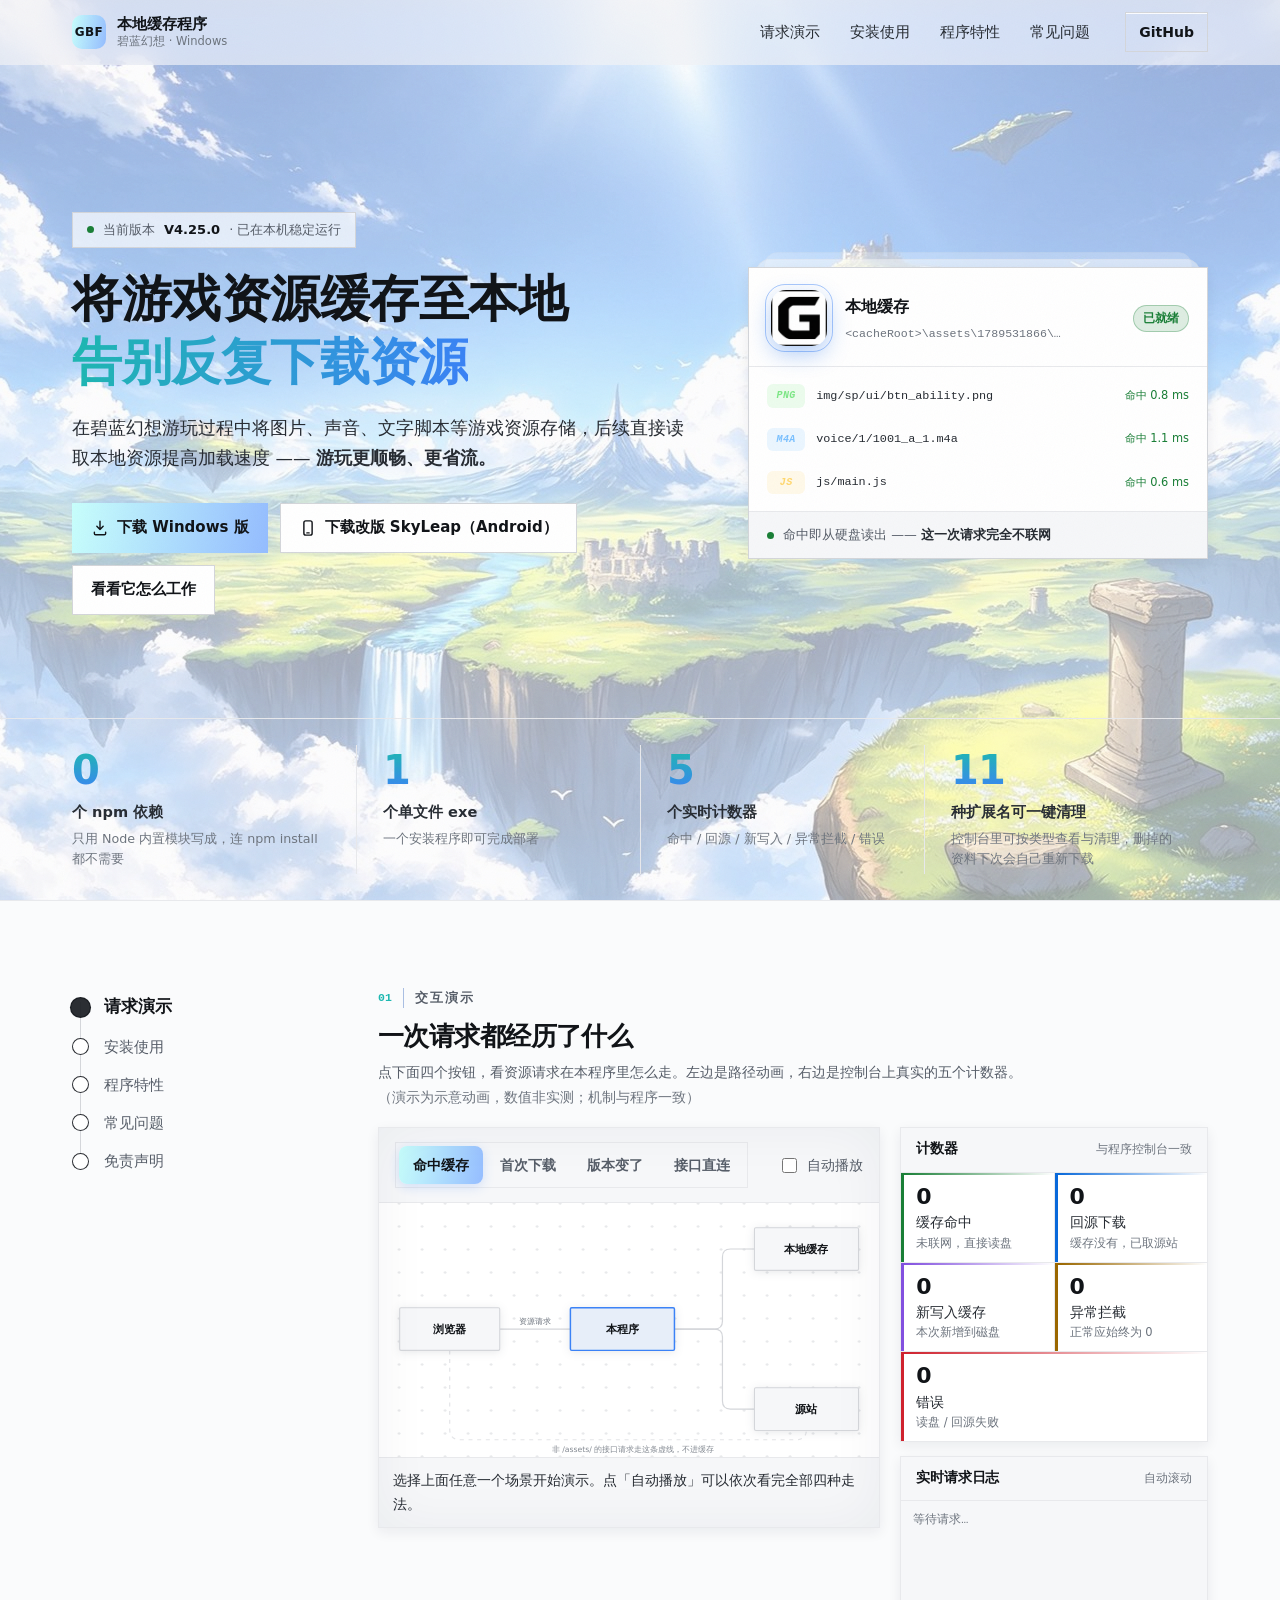
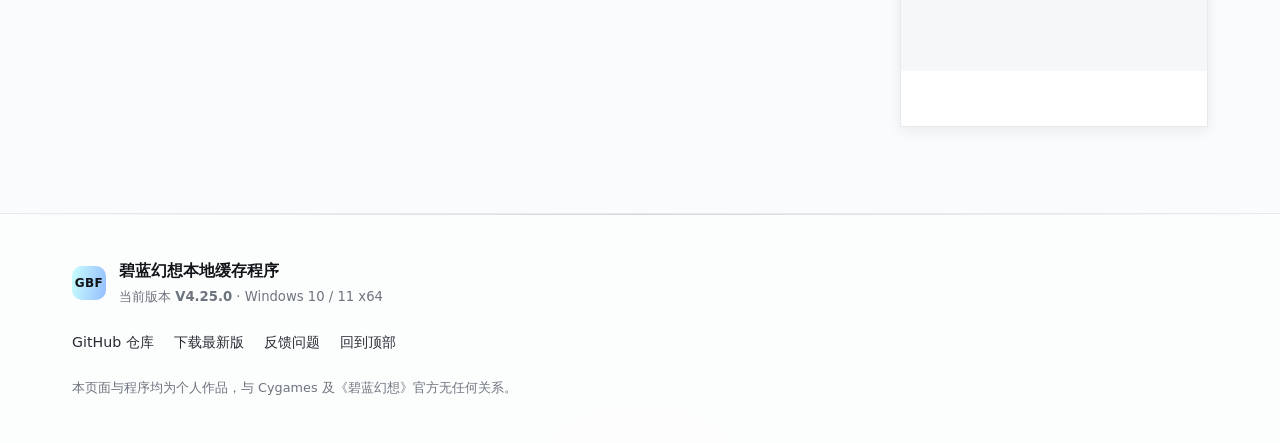
<file: docs/index.html>
<!doctype html>
<html lang="zh-CN">
<head>
<meta charset="utf-8">
<meta name="viewport" content="width=device-width,initial-scale=1">
<title>碧蓝幻想本地缓存程序 · GBF Cache</title>
<meta name="description" content="将碧蓝幻想的图片、声音、文字脚本等游戏资源缓存至本地，之后直接读取本地资源提高加载速度 —— 游玩更顺畅、更省流。Windows 单文件程序，零依赖。">
<meta name="color-scheme" content="light">
<meta property="og:title" content="碧蓝幻想本地缓存程序 · GBF Cache">
<meta property="og:description" content="将游戏资源缓存至本地，告别反复下载资源。Windows 单文件程序，零依赖。">
<meta property="og:type" content="website">
<link rel="icon" href="assets/icon.png">
<link rel="stylesheet" href="assets/style.css">
</head>
<body>

<!-- ============ 顶部导航 ============ -->
<header class="nav" id="nav">
  <div class="nav-inner wrap">
    <a class="brand" href="#top">
      <span class="brand-logo" aria-hidden="true">GBF</span>
      <span class="brand-text">
        <strong>本地缓存程序</strong>
        <em>碧蓝幻想 · Windows</em>
      </span>
    </a>
    <nav class="nav-links" aria-label="页面导航">
      <a href="#demo">请求演示</a>
      <a href="#how">安装使用</a>
      <a href="#features">程序特性</a>
      <a href="#faq">常见问题</a>
    </nav>
    <div class="nav-actions">
      <a class="btn ghost sm" data-link="repo" href="#" rel="noopener">GitHub</a>
    </div>
  </div>
</header>

<main>

<!-- ============ 首屏 ============ -->
<section class="hero" id="top">
  <div class="hero-bg" aria-hidden="true">
  </div>
  <div class="wrap hero-inner">
    <div class="hero-copy">
      <p class="eyebrow"><span class="dot-live"></span>当前版本 <b data-version>—</b> · 已在本机稳定运行</p>
      <h1>将游戏资源缓存至本地<br><span class="grad">告别反复下载资源</span></h1>
      <p class="lead">
        在碧蓝幻想游玩过程中将图片、声音、文字脚本等游戏资源存储，后续直接读取本地资源提高加载速度 ——
        <b>游玩更顺畅、更省流。</b>
      </p>
      <div class="hero-btns">
        <a class="btn primary" data-link="releases" href="#" rel="noopener">
          <svg viewBox="0 0 24 24" class="ic" aria-hidden="true"><path d="M12 3v11m0 0 4.2-4.2M12 14l-4.2-4.2M4.5 17.5v1.8A1.7 1.7 0 0 0 6.2 21h11.6a1.7 1.7 0 0 0 1.7-1.7v-1.8"/></svg>
          下载 Windows 版
        </a>
        <a class="btn" data-link="skyleap" href="#" rel="noopener">
          <svg viewBox="0 0 24 24" class="ic" aria-hidden="true"><rect x="6.5" y="2.5" width="11" height="19" rx="2.5"/><path d="M10.5 18.5h3"/></svg>
          下载改版 SkyLeap（Android）
        </a>
        <a class="btn" href="#demo">看看它怎么工作</a>
      </div>
    </div>

    <!-- 首屏装饰：缓存卡（纯 CSS/SVG，无外部资源） -->
    <div class="hero-art" aria-hidden="true">
      <div class="cache-stack">
        <div class="stack-back a"></div>
        <div class="stack-back b"></div>
        <div class="cache-card">
          <div class="cc-sheen"></div>
              <div class="cc-top">
            <span class="cc-icon">
              <span class="cc-ring"></span>
              <img src="assets/icon.png" alt="" width="66" height="66">
            </span>
            <span class="cc-meta">
              <strong>本地缓存</strong>
              <em>&lt;cacheRoot&gt;\assets\1789531866\…</em>
            </span>
            <span class="cc-badge">已就绪</span>
          </div>
          <ul class="cc-list">
            <li>
              <i class="ft png">PNG</i>
              <span class="cc-path">img/sp/ui/btn_ability.png</span>
              <span class="cc-hit">命中 0.8 ms</span>
            </li>
            <li>
              <i class="ft m4a">M4A</i>
              <span class="cc-path">voice/1/1001_a_1.m4a</span>
              <span class="cc-hit">命中 1.1 ms</span>
            </li>
            <li>
              <i class="ft js">JS</i>
              <span class="cc-path">js/main.js</span>
              <span class="cc-hit">命中 0.6 ms</span>
            </li>
          </ul>
          <div class="cc-foot">
            <span class="dot-live"></span>
            <span>命中即从硬盘读出 —— <b>这一次请求完全不联网</b></span>
          </div>
        </div>
      </div>
    </div>
  </div>

<!-- ============ 规格条 ============ -->
<section class="specband">
  <div class="wrap">
    <ul class="specs">
      <li>
        <b>0</b>
        <span>个 npm 依赖</span>
        <em>只用 Node 内置模块写成，连 npm install 都不需要</em>
      </li>
      <li>
        <b>1</b>
        <span>个单文件 exe</span>
        <em>一个安装程序即可完成部署</em>
      </li>
      <li>
        <b>5</b>
        <span>个实时计数器</span>
        <em>命中 / 回源 / 新写入 / 异常拦截 / 错误</em>
      </li>
      <li>
        <b>11</b>
        <span>种扩展名可一键清理</span>
        <em>控制台里可按类型查看与清理，删掉的资料下次会自己重新下载</em>
      </li>
    </ul>
  </div>
</section>
</section>


<!-- ============ 请求演示 ============ --><!-- ============ 工作讲解：左侧竖向步进导航 + 右侧动效面板 ============ -->
<section class="sec guide" id="guide">
  <div class="wrap guide-inner">
    <nav class="guide-nav" aria-label="工作讲解目录">
      <ul>
          <li><button type="button" class="g-item is-active" data-panel="demo" aria-selected="true"><i class="g-dot" aria-hidden="true"></i><span class="g-label">请求演示</span></button></li>
          <li><button type="button" class="g-item" data-panel="how" aria-selected="false"><i class="g-dot" aria-hidden="true"></i><span class="g-label">安装使用</span></button></li>
          <li><button type="button" class="g-item" data-panel="features" aria-selected="false"><i class="g-dot" aria-hidden="true"></i><span class="g-label">程序特性</span></button></li>
          <li><button type="button" class="g-item" data-panel="faq" aria-selected="false"><i class="g-dot" aria-hidden="true"></i><span class="g-label">常见问题</span></button></li>
          <li><button type="button" class="g-item" data-panel="disclaimer" aria-selected="false"><i class="g-dot" aria-hidden="true"></i><span class="g-label">免责声明</span></button></li>
      </ul>
    </nav>
    <div class="guide-panels">
        <article class="g-panel is-active" id="demo" data-panel="demo">
    <div class="sec-head">
      <p class="sec-kicker" data-fig="01">交互演示</p>
      <h2>一次请求都经历了什么</h2>
      <p class="sec-sub">
        点下面四个按钮，看资源请求在本程序里怎么走。左边是路径动画，右边是控制台上真实的五个计数器。
        <br><span class="hint">（演示为示意动画，数值非实测；机制与程序一致）</span>
      </p>
    </div>

    <div class="demo">
      <!-- 舞台 -->
      <div class="demo-stage">
        <div class="stage-tools">
          <div class="seg" role="group" aria-label="选择场景">
            <button type="button" class="seg-btn active" data-scene="hit">命中缓存</button>
            <button type="button" class="seg-btn" data-scene="miss">首次下载</button>
            <button type="button" class="seg-btn" data-scene="version">版本变了</button>
            <button type="button" class="seg-btn" data-scene="direct">接口直连</button>
          </div>
          <label class="auto"><input type="checkbox" id="autoPlay"><span>自动播放</span></label>
        </div>

        <svg viewBox="0 0 720 372" class="stage-svg" id="stageSvg" role="img" aria-label="请求路径示意图">
          <defs>
            <filter id="softGlow" x="-60%" y="-60%" width="220%" height="220%">
              <feGaussianBlur stdDeviation="5" result="b"/>
              <feMerge><feMergeNode in="b"/><feMergeNode in="SourceGraphic"/></feMerge>
            </filter>
          </defs>

          <!-- 连线（底） -->
          <g class="wires">
            <path id="w_b2p" d="M 166,180 H 272"/>
            <path id="w_p2c" d="M 428,180 H 488 Q 500,180 500,168 V 72 Q 500,60 512,60 H 548"/>
            <path id="w_p2o" d="M 428,180 H 488 Q 500,180 500,192 V 288 Q 500,300 512,300 H 548"/>
            <path id="w_b2o" class="dash" d="M 91,212 V 330 Q 91,346 107,346 H 610 Q 626,346 626,330"/>
          </g>

          <!-- 高亮流（动画用） -->
          <g class="flows">
            <path class="flow" id="f_b2p" data-d="M 166,180 H 272"/>
            <path class="flow" id="f_p2b" data-d="M 272,180 H 166"/>
            <path class="flow" id="f_p2c" data-d="M 428,180 H 488 Q 500,180 500,168 V 72 Q 500,60 512,60 H 548"/>
            <path class="flow" id="f_c2p" data-d="M 548,60 H 512 Q 500,60 500,72 V 168 Q 500,180 488,180 H 428"/>
            <path class="flow" id="f_p2o" data-d="M 428,180 H 488 Q 500,180 500,192 V 288 Q 500,300 512,300 H 548"/>
            <path class="flow" id="f_o2p" data-d="M 548,300 H 512 Q 500,300 500,288 V 192 Q 500,180 488,180 H 428"/>
            <path class="flow" id="f_b2o" class="dash" data-d="M 91,212 V 330 Q 91,346 107,346 H 610 Q 626,346 626,330"/>
            <path class="flow" id="f_o2b" class="dash" data-d="M 626,330 Q 626,346 610,346 H 107 Q 91,346 91,330 V 212"/>
          </g>

          <!-- 节点 -->
          <g class="node" id="n_browser">
            <rect x="16" y="148" width="150" height="64" rx="2"/>
            <text class="nt" x="91" y="186">浏览器</text>
          </g>
          <g class="node proxy" id="n_proxy">
            <rect x="272" y="148" width="156" height="64" rx="2"/>
            <text class="nt" x="350" y="186">本程序</text>
          </g>

          <g class="node" id="n_cache">
            <rect x="548" y="28" width="156" height="64" rx="2"/>
            <text class="nt" x="626" y="66">本地缓存</text>
          </g>
          <g class="node" id="n_origin">
            <rect x="548" y="268" width="156" height="64" rx="2"/>
            <text class="nt" x="626" y="306">源站</text>
          </g>

          <text class="plabel" x="219" y="172">资源请求</text>
          <text class="plabel dim" x="366" y="364">非 /assets/ 的接口请求走这条虚线，不进缓存</text>

          <g id="packetWrap" class="packet-wrap">
            <circle id="packet" r="7" filter="url(#softGlow)"/>
            <circle id="packetCore" r="3"/>
          </g>
        </svg>

        <!-- 版本比对卡（仅“版本变了”场景显示） -->
        <div class="cmp" id="cmpCard" hidden>
          <div class="cmp-col">
            <span class="cmp-k">请求带来的版本</span>
            <code class="cmp-v" id="cmpA">?1729002592</code>
          </div>
          <div class="cmp-mid" id="cmpOp">≠</div>
          <div class="cmp-col">
            <span class="cmp-k">本地文件记录的版本</span>
            <code class="cmp-v" id="cmpB">?1728800731</code>
          </div>
          <p class="cmp-note" id="cmpNote">两串不一致 → 旧的绝不能当命中，必须回源取新的并覆盖</p>
        </div>

        <p class="stage-status" id="stageStatus">选择上面任意一个场景开始演示</p>
      </div>

      <!-- 右侧：计数器 + 日志 -->
      <aside class="demo-side">
        <div class="panel">
          <div class="panel-head"><h3>计数器</h3><span class="panel-note">与程序控制台一致</span></div>
          <div class="counters" id="counters">
            <div class="counter c-hit"><b data-c="hit">0</b><span>缓存命中</span><em>未联网，直接读盘</em></div>
            <div class="counter c-origin"><b data-c="origin">0</b><span>回源下载</span><em>缓存没有，已取源站</em></div>
            <div class="counter c-store"><b data-c="store">0</b><span>新写入缓存</span><em>本次新增到磁盘</em></div>
            <div class="counter c-block"><b data-c="block">0</b><span>异常拦截</span><em>正常应始终为 0</em></div>
            <div class="counter c-error"><b data-c="error">0</b><span>错误</span><em>读盘 / 回源失败</em></div>
          </div>
        </div>
        <div class="panel grow">
          <div class="panel-head"><h3>实时请求日志</h3><span class="panel-note">自动滚动</span></div>
          <ul class="loglist" id="logList">
            <li class="logline empty">等待请求…</li>
          </ul>
        </div>
      </aside>
    </div>
        </article>
        <article class="g-panel" id="how" data-panel="how">
    <div class="sec-head">
      <p class="sec-kicker" data-fig="02">安装使用</p>
      <h2>三步就能用</h2>
      <p class="sec-sub">不需要装运行库，不需要浏览器插件，也不改动游戏本身。</p>
    </div>
    <ol class="steps">
      <li class="step">
        <div class="step-head">
          <span class="step-no">1</span>
          <h3>解压到固定文件夹</h3>
        </div>
        <p>把压缩包整个解压出来，别只把里面的程序单独拿走 —— 旁边那几个文件都是配套的。路径里建议不要用特殊符号。</p>
      </li>
      <li class="step">
        <div class="step-head">
          <span class="step-no">2</span>
          <h3>装一次随包的证书</h3>
        </div>
        <p>程序需要这张证书才能看懂游戏和电脑之间的来往。双击证书文件 → 按提示一路下一步，注意选到「受信任的根证书颁发机构」。<b>不需要管理员权限</b>，装完请把浏览器完全关掉再打开。</p>
      </li>
      <li class="step">
        <div class="step-head">
          <span class="step-no">3</span>
          <h3>双击启动，正常玩</h3>
        </div>
        <p>右下角出现小图标，控制台窗口点「启动游戏」即可。判断它在工作最简单的一招：<b>看「缓存命中」在不在涨</b>。</p>
      </li>
    </ol>
    <div class="note-card">
      <svg viewBox="0 0 24 24" class="ic" aria-hidden="true"><path d="M12 8.6v5m0 3.2h.01M10.3 3.9 2.8 17a2 2 0 0 0 1.7 3h15a2 2 0 0 0 1.7-3L13.7 3.9a2 2 0 0 0-3.4 0z"/></svg>
      <p><b>代理行为可选。</b>全局模式接管系统 PAC；主动模式只给由「启动游戏」打开的 GBF 浏览器注入代理；被动模式完全由你手动设置浏览器代理。</p>
    </div>
        </article>
        <article class="g-panel" id="features" data-panel="features">
    <div class="sec-head">
      <p class="sec-kicker" data-fig="03">程序特性</p>
      <h2>它凭什么又快又稳</h2>
      <p class="sec-sub">下面每一条都是程序里真实存在的机制，不是宣传词。</p>
    </div>
    <div class="feat-grid">
      <article class="feat">
        <span class="feat-ic" aria-hidden="true"><svg viewBox="0 0 24 24"><path d="M9 3.5 3.5 9v11.5h17V9L15 3.5M4 9h16M12 3.5V9"/></svg></span>
        <h3>零依赖 · 单文件</h3>
        <p>只用 Node 内置模块写成，一个 exe 就是全部。不装运行库、不写系统目录、不注册服务。</p>
      </article>
      <article class="feat">
        <span class="feat-ic" aria-hidden="true"><svg viewBox="0 0 24 24"><path d="M4 7h16M4 12h16M4 17h10"/></svg></span>
        <h3>只碰资源，不碰账号</h3>
        <p>只缓存 <code>/assets/</code> 的 GET/HEAD；登录、抽卡等 <code>/rest/ /ob/ /od/</code> 接口只透明转发，<code>/user/</code> 绝不拦截。</p>
      </article>
      <article class="feat">
        <span class="feat-ic" aria-hidden="true"><svg viewBox="0 0 24 24"><path d="M12 3.5a8.5 8.5 0 1 0 8.5 8.5M12 7.5V12l3 2M16 3.5h4.5V8"/></svg></span>
        <h3>认得出「资源版本」</h3>
        <p>游戏的资源 URL 带 <code>?1729002592</code> 这类版本参数。版本不一致的文件绝不当命中，避免游戏判定版本不符而反复整页重载。</p>
      </article>
      <article class="feat">
        <span class="feat-ic" aria-hidden="true"><svg viewBox="0 0 24 24"><path d="M12 3.5a8.5 8.5 0 1 0 8.5 8.5M12 7.5V12l3.5 2"/></svg></span>
        <h3>换版本时少下很多</h3>
        <p>游戏更新资源版本时，程序会先跟源站确认「哪些文件真的变了」——没变的直接沿用本地那份，只有真变了的才重新下载。更新日要下的量因此小得多。</p>
      </article>
      <article class="feat">
        <span class="feat-ic" aria-hidden="true"><svg viewBox="0 0 24 24"><path d="M13 3 5.5 13.5H11L10 21l7.5-10.5H12z"/></svg></span>
        <h3>能和加速器一起用</h3>
        <p>程序会自己认出你正在用的加速器，把需要联网的那部分流量交给它走 —— 读缓存走本地、要联网走加速，两边各管一段，互不打架。</p>
      </article>
      <article class="feat">
        <span class="feat-ic" aria-hidden="true"><svg viewBox="0 0 24 24"><path d="M3.5 18V6m0 12h17M7 15l3.5-4 3 2.5L18 8"/></svg></span>
        <h3>一切都看得见</h3>
        <p>命中、回源、新写入、异常拦截、错误五个计数实时推到控制台和桌面悬浮条，命不命中一眼就知道。</p>
      </article>
    </div>
        </article>
        <article class="g-panel" id="faq" data-panel="faq">
    <div class="sec-head">
      <p class="sec-kicker" data-fig="04">常见问题</p>
      <h2>你可能想问的</h2>
    </div>
    <div class="acc" id="acc">
      <details>
        <summary>需要再装别的东西吗？</summary>
        <p>不需要。不用装任何额外的运行库，也不用装浏览器插件。下载、解压、拖出来就能跑。</p>
      </details>
      <details>
        <summary>用哪个浏览器？</summary>
        <p>推荐使用 Edge、Chrome，理论兼容所有浏览器。火狐（Firefox）需要把随包的那张证书也装进火狐自己的列表里，不做这一步的话，游戏里的图片可能显示不出来。</p>
      </details>
      <details>
        <summary>会占多少硬盘？</summary>
        <p>就是它帮你存下来的那些游戏资料本身，刚开始很小，玩得越久越多。控制台里可以按类型查看和清理 —— 清理只删你选的那一类，删掉的资料游戏下次需要时会自己重新下载。</p>
      </details>
      <details>
        <summary>会不会影响我电脑上的别的东西？</summary>
        <p>程序只在你自己的电脑内部工作，不对外开放任何东西。全局模式会接管系统 PAC 并在退出时还原；主动模式只给本程序启动的 GBF 浏览器注入代理；被动模式不接管任何程序。</p>
      </details>
      <details>
        <summary>为什么「缓存命中」不涨？</summary>
        <p>先看控制台顶部的状态提示。被动模式下需要手动把浏览器 HTTP/HTTPS 代理设置为设置页显示的本地端口；主动模式下 Chromium 会忽略已运行实例后来传入的代理参数，请完全退出 GBF 浏览器后再点「启动游戏」；全局模式则检查系统 PAC 是否已由本程序接管。</p>
      </details>
      <details>
        <summary>兼容什么加速器？</summary>
        <p>兼容市面常见加速器，目前确认可兼容 UU、雷神、奇游，以及其他代理加速器；岛风 GO 和 ACGP 等如走插件代理，需配置自由切换规则（详见安装后的说明书）。</p>
      </details>
      <details>
        <summary>它会修改游戏本身吗？</summary>
        <p>不会。它不碰游戏文件、不改游戏代码，只是在游戏和网络之间做一次「有本地副本就先读本地」的选择。</p>
      </details>
    </div>
        </article>
        <article class="g-panel" id="disclaimer" data-panel="disclaimer">
    <div class="sec-head">
      <p class="sec-kicker" data-fig="05">免责声明</p>
      <h2>使用前请先读这五条</h2>
    </div>
    <div class="disc">
      <div class="disc-head">
        <svg viewBox="0 0 24 24" class="ic" aria-hidden="true"><path d="M12 3.5 3.5 20h17zM12 9.5v5m0 2.6h.01"/></svg>
        <span class="disc-note">共五条 · 与本程序的使用范围有关</span>
      </div>
      <ol class="disc-list">
        <li><b>非官方。</b>本程序是个人制作的第三方小工具，与游戏开发 / 运营方（Cygames）及《碧蓝幻想》官方没有任何关系，也不是官方工具。使用中遇到任何问题，请不要去找游戏官方。</li>
        <li><b>不含游戏内容。</b>本程序本身不包含任何游戏资料。你电脑里存下来的那些资料，是程序在你使用时从游戏那边取回并保存在本地的，只存在于你自己的电脑上。</li>
        <li><b>仅供个人使用。</b>请只用于你自己的电脑、你自己的账号。请勿把存下来的游戏资料上传、分享或以任何形式公开传播 —— 那些内容属于游戏公司。</li>
        <li><b>风险自负。</b>本程序按「现状」提供。使用过程中可能出现的账号、系统或数据方面的问题，由使用者自行承担，作者不提供担保也不承担责任。</li>
        <li><b>请遵守规则。</b>请遵守游戏的服务条款以及你所在地区的相关法律。如果游戏官方明确表示不允许这类做法，请立即停止使用并删除本程序。</li>
      </ol>
    </div>
        </article>
    </div>
  </div>
</section>

</main>

<!-- ============ 页脚 ============ -->
<footer class="foot">
  <div class="wrap foot-inner">
    <div class="foot-brand">
      <span class="brand-logo" aria-hidden="true">GBF</span>
      <div>
        <strong>碧蓝幻想本地缓存程序</strong>
        <p>当前版本 <b data-version>—</b> · Windows 10 / 11 x64</p>
      </div>
    </div>
    <nav class="foot-links" aria-label="相关链接">
      <a data-link="repo" href="#" rel="noopener">GitHub 仓库</a>
      <a data-link="releases" href="#" rel="noopener">下载最新版</a>
      <a data-link="issues" href="#" rel="noopener">反馈问题</a>
      <a href="#top">回到顶部</a>
    </nav>
    <p class="foot-note">本页面与程序均为个人作品，与 Cygames 及《碧蓝幻想》官方无任何关系。</p>
  </div>
</footer>

<script src="assets/version.js"></script>
<script src="assets/app.js"></script>
</body>
</html>
</file>
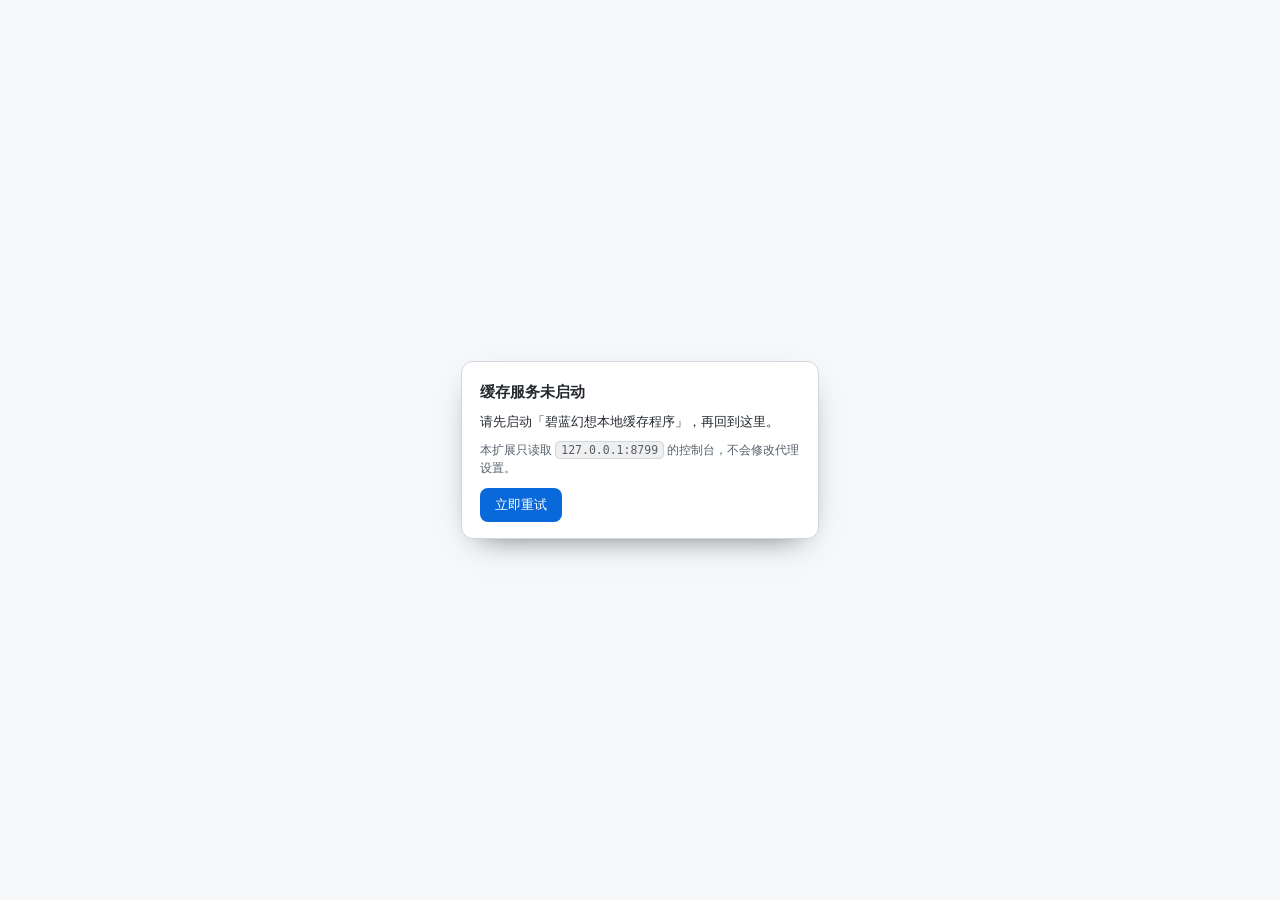
<file: plugin/console-extension/sidepanel.html>
<!doctype html>
<html lang="zh-CN">
<head>
<meta charset="utf-8">
<meta name="viewport" content="width=device-width,initial-scale=1">
<title>碧蓝幻想缓存控制台</title>
<link rel="stylesheet" href="sidepanel.css">
</head>
<body>
  <div id="loading" class="screen">正在连接本地缓存服务…</div>

  <div id="offline" class="screen" hidden>
    <div class="card">
      <h1>缓存服务未启动</h1>
      <p>请先启动「碧蓝幻想本地缓存程序」，再回到这里。</p>
      <p class="muted">本扩展只读取 <code>127.0.0.1:8799</code> 的控制台，不会修改代理设置。</p>
      <button id="retry" type="button">立即重试</button>
    </div>
  </div>

  <!-- 控制台仍然是服务端那唯一一份 dashboard.html；这里只负责把它装进侧栏。
       allow 里的剪贴板权限是给控制台的“复制 .ext”按钮用的：
       跨源 iframe 默认拿不到 clipboard，不加这一行按钮会静默失效。 -->
  <iframe id="console"
          title="碧蓝幻想本地缓存控制台"
          allow="clipboard-write; clipboard-read"
          hidden></iframe>

<script src="sidepanel.js"></script>
</body>
</html>
</file>
<file: docs/assets/style.css>
/* ==========================================================================
   碧蓝幻想本地缓存程序 · GitHub Pages 站点样式
   白色主题（单一主题，不做深浅切换）：
     · 底色是接近白的中性灰，面板纯白
     · 品牌色=暖色对（橙 → 玫红）；状态语义五色与控制台保持一致
   零外部依赖：不引任何 CDN 字体 / 框架
   ========================================================================== */

/* ============ 令牌（唯一一套：白色主题） ============ */
:root{
  color-scheme:light;
  --bg:#f4f5f7; --bg-soft:#fafbfc; --panel:#ffffff; --panel2:#f6f7f9;
  --line:#e8e9ec; --line2:#d4d6da;
  --fg:#111418; --fg2:#272c33; --dim:#565d68; --dim2:#6d747e;
  /* 状态语义五色：与控制台（dashboard.html）五个计数器一一对应 */
  --ok:#1a7f37; --warn:#9a6700; --err:#cf222e; --info:#0969da; --store:#8250df;
  /* 品牌双色（指定值）：浅青 #c8fffc → 浅蓝 #95bdff。
     这两个色很浅，做填充/底色/光晕很好看，但做文字在白底上几乎看不见
     （对比度只有 1.05:1 与 1.9:1），所以文字与细线另用"同色相加深版" --a1-ink/--a2-ink。 */
  --a1:#c8fffc;      /* 填充用：浅青 */
  --a2:#95bdff;      /* 填充用：浅蓝 */
  --a1-ink:#1eb8b1;  /* 文字/细线用：同色相加深 */
  --a2-ink:#3b82f6;
  --hi:color-mix(in srgb,var(--a2-ink) 30%,var(--line2));   /* 悬停边框 */
  --brand:linear-gradient(100deg,var(--a1),var(--a2));
  --brand-ink:linear-gradient(100deg,var(--a1-ink),var(--a2-ink));
  --stroke:rgba(26,29,34,.92);                          /* 深墨色：左侧步进导航的空心/实心圆点用 */
  --inner:inset 0 1px 0 rgba(255,255,255,.9);
  --shadow:0 14px 34px rgba(23,35,58,.11);
  --shadow-sm:0 4px 12px rgba(23,35,58,.07);
  --r:14px; --r-sm:10px;
  /* 字体栈：早期版本是令牌，恢复扁平版时改成了写死值，但仍有规则引用这两个名字 */
  --sans:"Segoe UI","Microsoft YaHei",system-ui,-apple-system,sans-serif;
  --mono:"Cascadia Code",Consolas,"SFMono-Regular",Menlo,monospace;
  --maxw:1180px;
}

*{box-sizing:border-box}
html{scroll-behavior:smooth;background:var(--bg)}
@media (prefers-reduced-motion:reduce){ html{scroll-behavior:auto} }
body{
  margin:0; background:transparent; color:var(--fg);
  font:16px/1.72 "Segoe UI","Microsoft YaHei",system-ui,-apple-system,sans-serif;
  -webkit-font-smoothing:antialiased;
}
img{max-width:100%;height:auto}
a{color:var(--info);text-decoration:none}
a:hover{text-decoration:underline}
code{font-family:"Cascadia Code",Consolas,"SFMono-Regular",Menlo,monospace;font-size:.9em}
b,strong{font-weight:600}
h1,h2,h3{line-height:1.25;letter-spacing:-.01em}

.wrap{max-width:var(--maxw);margin:0 auto;padding:0 22px}
@media (max-width:640px){ .wrap{padding:0 16px} }

/* ---------- 通用按钮 ---------- */
.btn{
  display:inline-flex;align-items:center;gap:8px;position:relative;overflow:hidden;
  padding:11px 18px;border-radius:11px;border:1px solid var(--line2);
  background:var(--panel);color:var(--fg);font-size:15px;font-weight:600;
  cursor:pointer;text-decoration:none;transition:.18s ease;white-space:nowrap;
}
.btn:hover{background:var(--panel2);border-color:var(--dim2);text-decoration:none;transform:translateY(-1px)}
.btn.primary{
  background:var(--brand);border-color:transparent;color:var(--fg);
  box-shadow:0 6px 18px color-mix(in srgb,var(--a2-ink) 22%,transparent);
}
.btn.primary:hover{box-shadow:0 9px 24px rgba(0,0,0,.4);filter:brightness(1.09)}
.btn.primary::after{                    /* 悬停时扫过的一道光 */
  content:"";position:absolute;top:0;left:-70%;width:42%;height:100%;pointer-events:none;
  background:linear-gradient(90deg,transparent,rgba(255,255,255,.3),transparent);
  transform:skewX(-18deg);transition:left .6s ease;
}
.btn.primary:hover::after{left:125%}
@media (prefers-reduced-motion:reduce){ .btn.primary::after{display:none} }
.btn.ghost{background:transparent}
.btn.sm{padding:7px 13px;font-size:14px}
.btn .ic{width:18px;height:18px;fill:none;stroke:currentColor;stroke-width:1.9;stroke-linecap:round;stroke-linejoin:round}
.icon-btn{
  width:36px;height:36px;display:grid;place-items:center;border-radius:10px;
  border:1px solid var(--line2);background:var(--panel);color:var(--fg);cursor:pointer;transition:.18s;
}
.icon-btn:hover{background:var(--panel2)}
.icon-btn svg{width:18px;height:18px;fill:none;stroke:currentColor;stroke-width:1.8;stroke-linecap:round;stroke-linejoin:round}

/* ---------- 顶部导航 ---------- */
.nav{
  position:sticky;top:0;z-index:50;
  background:color-mix(in srgb,var(--bg) 82%,transparent);
  backdrop-filter:blur(14px) saturate(1.4);
  border-bottom:1px solid transparent;transition:.24s;
}
.nav.scrolled{border-bottom-color:var(--line);box-shadow:0 6px 22px rgba(0,0,0,.18)}
.nav-inner{display:flex;align-items:center;gap:22px;height:64px}
.brand{display:flex;align-items:center;gap:11px;color:var(--fg);text-decoration:none;flex:0 0 auto}
.brand:hover{text-decoration:none}
.brand-logo{
  width:34px;height:34px;border-radius:10px;display:grid;place-items:center;flex:0 0 auto;
  background:var(--brand);color:var(--fg);
  font-size:12px;font-weight:700;letter-spacing:.4px;
}
.brand-text{display:flex;flex-direction:column;line-height:1.25}
.brand-text strong{font-size:15px}
.brand-text em{font-style:normal;font-size:11.5px;color:var(--dim2)}
.nav-links{display:flex;gap:4px;margin-left:auto}
.nav-links a{
  position:relative;padding:8px 13px;border-radius:9px;color:var(--fg2);font-size:14.5px;transition:.16s;
}
.nav-links a::after{
  content:"";position:absolute;left:13px;right:13px;bottom:3px;height:1.5px;border-radius:2px;
  background:var(--a1);
  transform:scaleX(0);transform-origin:left;transition:transform .24s ease;
}
.nav-links a:hover{background:var(--panel);color:var(--fg);text-decoration:none}
.nav-links a:hover::after{transform:scaleX(1)}
.nav-actions{display:flex;align-items:center;gap:9px;margin-left:auto}
.nav-links + .nav-actions{margin-left:0}
@media (max-width:900px){ .nav-links{display:none} }

/* ---------- 首屏 ---------- */
/* 首屏正好占满一屏（减去顶栏 64px），分界线落在屏幕底边，
   下面那条规格条与讲解区都不露出；内容在整屏里垂直居中。
   移动端用 svh：地址栏收起/展开时不会顶出一条缝。 */
.hero{
  position:relative;overflow:hidden;
  min-height:calc(100vh - 64px);
  min-height:calc(100svh - 64px);
  display:flex;flex-direction:column;
  padding:44px 0 0;          /* 底部不留白：统计条正好压在分界线上 */
  border-bottom:1px solid var(--line);
  background-color:rgba(255,255,255,.42);   /* 首屏遮罩最浅：让底图在第一节最清楚 */
}
.hero-inner{width:100%;flex:1;align-content:center}   /* 撑开剩余高度，内容在其中垂直居中 */
.hero-bg{position:absolute;inset:0;pointer-events:none}
.hero-bg::after{                     /* 细颗粒，压掉大面积纯色的塑料感 */
  content:"";position:absolute;inset:0;opacity:.05;mix-blend-mode:overlay;
  background-image:url("data:image/svg+xml,%3Csvg xmlns='http://www.w3.org/2000/svg' width='160' height='160'%3E%3Cfilter id='n'%3E%3CfeTurbulence type='fractalNoise' baseFrequency='.82' numOctaves='3'/%3E%3C/filter%3E%3Crect width='160' height='160' filter='url(%23n)'/%3E%3C/svg%3E");
}
/* 首屏不再铺任何格纹：底色交给整页底图 */
.hero-inner{position:relative;display:grid;grid-template-columns:minmax(0,1.15fr) minmax(0,.85fr);gap:54px;align-items:center}
@media (max-width:980px){ .hero-inner{grid-template-columns:minmax(0,1fr);gap:38px} .hero-art{order:2} }
.eyebrow{
  display:inline-flex;align-items:center;gap:9px;margin:0 0 20px;
  padding:6px 14px;border-radius:999px;border:1px solid var(--line2);
  background:color-mix(in srgb,var(--panel) 70%,transparent);
  font-size:13px;color:var(--dim);
}
.eyebrow b{color:var(--fg);font-weight:600}
.dot-live{
  width:7px;height:7px;border-radius:50%;background:var(--ok);flex:0 0 auto;
  box-shadow:0 0 0 0 color-mix(in srgb,var(--ok) 70%,transparent);animation:pulse 2.4s infinite;
}
@keyframes pulse{
  0%{box-shadow:0 0 0 0 color-mix(in srgb,var(--ok) 55%,transparent)}
  70%{box-shadow:0 0 0 9px transparent}
  100%{box-shadow:0 0 0 0 transparent}
}
.hero h1{font-size:clamp(30px,4.4vw,50px);margin:0 0 20px;font-weight:700}
/* 第二行整句走品牌渐变 —— 这是"原本的色彩呈现"里最抓眼的一处 */
.grad{background:var(--brand-ink);
  -webkit-background-clip:text;background-clip:text;color:transparent}
.lead{font-size:clamp(15.5px,1.6vw,17.5px);color:var(--fg2);max-width:640px;margin:0 0 30px}
.hero-btns{display:flex;flex-wrap:wrap;gap:12px;margin-bottom:0}
/* 首屏装饰：一张缓存卡 + 后面两张错位的"厚度" */
.hero-art{display:flex;justify-content:center;position:relative}
.cache-stack{position:relative;width:100%;max-width:468px}
.stack-back{
  position:absolute;left:0;right:0;height:100%;border-radius:var(--r);
  border:1px solid var(--line);background:color-mix(in srgb,var(--panel) 72%,transparent);
}
.stack-back.a{top:-13px;transform:scale(.966);opacity:.6}
.stack-back.b{top:-25px;transform:scale(.93);opacity:.32}
.cache-card{
  position:relative;border:1px solid var(--line2);border-radius:var(--r);overflow:hidden;
  background:var(--panel);
  box-shadow:var(--shadow);
}
.cc-sheen{position:absolute;inset:0;pointer-events:none;
  background:radial-gradient(120% 82% at 84% -14%,rgba(255,255,255,.045),transparent 62%)}
.cc-top{position:relative;display:flex;align-items:center;gap:14px;padding:18px 18px 16px;border-bottom:1px solid var(--line)}
.cc-icon{position:relative;width:64px;height:64px;flex:0 0 auto;display:grid;place-items:center}
.cc-icon img{position:relative;width:56px;height:56px;border-radius:15px;box-shadow:0 8px 22px rgba(31,111,235,.35)}
.cc-ring{position:absolute;inset:-2px;border-radius:20px;border:1px solid color-mix(in srgb,var(--a2-ink) 42%,transparent);
  animation:ringPulse 3.4s ease-in-out infinite}
@keyframes ringPulse{0%,100%{transform:scale(.93);opacity:.45}50%{transform:scale(1.09);opacity:.9}}
.cc-meta{display:flex;flex-direction:column;gap:4px;min-width:0}
.cc-meta strong{font-size:16px}
.cc-meta em{font-style:normal;font-family:"Cascadia Code",Consolas,monospace;font-size:11.6px;color:var(--dim2);
  overflow:hidden;text-overflow:ellipsis;white-space:nowrap}
.cc-badge{
  margin-left:auto;flex:0 0 auto;font-size:11.5px;font-weight:600;padding:3px 9px;border-radius:999px;
  color:var(--ok);background:color-mix(in srgb,var(--ok) 14%,transparent);
  border:1px solid color-mix(in srgb,var(--ok) 30%,transparent);
}
.cc-list{list-style:none;margin:0;padding:8px;display:grid;gap:2px}
.cc-list li{display:flex;align-items:center;gap:11px;padding:9px 10px;border-radius:9px;transition:.2s}
.cc-list li:hover{background:var(--panel2)}
.ft{
  flex:0 0 auto;width:38px;text-align:center;font-size:10px;font-weight:700;letter-spacing:.04em;
  padding:3px 0;border-radius:6px;font-family:"Cascadia Code",Consolas,monospace;
}
.ft.png{color:#7ee787;background:color-mix(in srgb,#7ee787 15%,transparent)}
.ft.m4a{color:#79c0ff;background:color-mix(in srgb,#79c0ff 15%,transparent)}
.ft.js{color:#ffd76e;background:color-mix(in srgb,#ffd76e 15%,transparent)}
.cc-path{
  flex:1;min-width:0;font-family:"Cascadia Code",Consolas,monospace;font-size:11.8px;color:var(--fg2);
  overflow:hidden;text-overflow:ellipsis;white-space:nowrap;
}
.cc-hit{flex:0 0 auto;font-size:11.4px;color:var(--ok);font-variant-numeric:tabular-nums}
.cc-foot{
  display:flex;align-items:center;gap:9px;padding:12px 18px;border-top:1px solid var(--line);
  background:var(--panel2);font-size:12.8px;color:var(--dim);
}
.cc-foot b{color:var(--fg2)}
@media (prefers-reduced-motion:reduce){ .cc-ring{animation:none;opacity:.7} }


/* ==========================================================================
   工作讲解：左侧竖向步进导航 + 右侧动效面板
   左：一条竖线串起若干空心点，选中变实心并放大（点与文字同时变大）
   右：面板用一次短促的淡入上浮切换；不给 fill-mode，动画被打断也停在该有的样子
   ========================================================================== */
.guide-inner{display:grid;grid-template-columns:250px minmax(0,1fr);gap:56px;align-items:start}
.guide-nav{position:sticky;top:92px}
.guide-nav ul{list-style:none;margin:0;padding:0;position:relative}
.guide-nav ul::before{                  /* 竖线 */
  content:"";position:absolute;left:8px;top:15px;bottom:15px;width:1px;background:var(--line2);
}
.g-item{
  position:relative;display:flex;align-items:center;gap:15px;width:100%;
  padding:10px 0;background:none;border:0;cursor:pointer;text-align:left;
  color:var(--dim);font:500 14.5px/1.25 var(--sans);
  transition:color .22s ease;
}
.g-item:hover{color:var(--fg2)}
.g-dot{
  position:relative;flex:0 0 auto;width:17px;height:17px;border-radius:50%;
  border:1.5px solid var(--stroke);background:var(--panel);   /* 空心圆点要有底色，否则竖线会从圈里穿过去 */
  transition:background-color .22s ease,transform .22s ease;
}
.g-label{transition:font-size .22s ease}
.g-item.is-active{color:var(--fg)}
.g-item.is-active .g-dot{background-color:var(--stroke);transform:scale(1.24)}
.g-item.is-active .g-label{font-size:16.5px;font-weight:700}
@media (prefers-reduced-motion:reduce){ .g-dot,.g-label{transition:none} }

/* 固定高度：以首屏那种"一眼看完"的量级为准（660px）。
   所有面板内容都按这个高度重新排过，切换时右栏纹丝不动。 */
.g-panel{scroll-margin-top:88px}
.guide .sec-head{margin-bottom:18px}
.guide .sec-head h2{font-size:clamp(20px,2.2vw,26px);margin-bottom:8px}
.guide .sec-head .sec-sub{font-size:14.2px}
.guide .sec-kicker{margin-bottom:11px}
.guide .demo-side{gap:14px}
.guide .panel.grow{min-height:186px}
.guide .counter{padding:10px 12px}
.guide .counter b{font-size:22px}
.guide .stage-status{min-height:44px;padding:11px 14px;font-size:13.6px}
.guide .loglist{max-height:186px;font-size:11.8px}
.guide .feat{padding:18px 18px}
.guide .feat-ic{width:34px;height:34px;margin-bottom:10px}
.guide .feat-ic svg{width:17px;height:17px}
.guide .feat h3{font-size:15.5px;margin-bottom:6px}
.guide .feat p{font-size:13.6px;line-height:1.6}
.guide .step{padding:20px 20px}
.guide .step p{font-size:14px}
.guide .note-card{margin-top:18px}
.acc-cols{display:grid;grid-template-columns:repeat(2,minmax(0,1fr));gap:18px;align-items:start}
@media (max-width:860px){ .acc-cols{grid-template-columns:minmax(0,1fr)} }
.guide .acc summary{padding:13px 18px;font-size:14.8px}
.guide .acc p{padding:0 18px 15px;font-size:14px}
.guide .disc{padding-bottom:20px}
.guide .disc-head{padding:13px 22px;margin-bottom:14px}
.guide .disc-list{padding:0 22px 0 40px;gap:9px}
.guide .disc-list li{font-size:13.9px}
.guide-panels{
  min-width:0;position:relative;
  /* 固定高度：以"一眼看完"为准，随屏幕自适应（600–720px）。
     所有面板内容都按这个量级重排过，切换时右栏纹丝不动。 */
  min-height:clamp(660px, calc(100vh - 160px), 740px);
}
.g-panel{display:none}
/* 面板统一高度、内容一律顶格：所有页的第一行都落在同一个位置，
   切换时不会忽上忽下（之前用垂直居中，短页居中、长页顶格，看着像在乱跑）。
   内容超出固定高度时容器自然变高，不会裁切。 */
.g-panel.is-active{
  display:flex;flex-direction:column;min-height:inherit;
  animation:panelIn .36s cubic-bezier(.2,.7,.3,1);
}
/* 内容块吃掉剩余高度：顶格对齐之后，空白不该全堆在下面 */
.guide .steps,.guide .feat-grid,.guide .acc,.guide .disc{flex:1}
/* 演示页：让右栏（计数器 + 日志）撑满，多出来的高度给日志列表，
   左侧流程图保持自己的比例，不去硬拉伸 */
.guide .demo{flex:1;align-items:start}
.guide .demo-side{align-self:stretch}
.guide .panel.grow{flex:1;min-height:0}
.guide .loglist{max-height:none;flex:1}
/* 再在各自内部把多出来的高度分掉，而不是留一坨空白 */
/* 角标与标题同一行（角标在左），说明在下面；整块在卡片里垂直居中。
   为了让三张卡的"角标行 / 标题 / 说明"各自落在同一条水平线上，
   说明段给一个固定的最小高度（五行）—— 各卡文案长短不一，
   不然居中之后行与行会互相错开。 */
.guide .step{display:flex;flex-direction:column;justify-content:center;padding:30px 22px}
.guide .step-head{display:flex;align-items:center;gap:12px;margin-bottom:14px}
.guide .step-head h3{margin:0}
.guide .step p{margin:0;min-height:calc(6 * 1.72em)}   /* 6 行：三张卡里最长的那段（第 2 张） */
.guide .step-no{margin-bottom:0}
/* 卡片被撑高后内容居中，别让字吊在顶上 */
.guide .feat{display:flex;flex-direction:column;justify-content:center}
.guide .acc{display:flex;flex-direction:column}
.guide .acc details{flex:1;display:flex;flex-direction:column;justify-content:center}
.guide .disc{display:flex;flex-direction:column}
.guide .disc-list{flex:1;align-content:space-between}
/* 起手只压到 25% 不透明度：万一动画被打断，内容仍看得见 */
@keyframes panelIn{from{opacity:.25;transform:translateY(12px)}to{opacity:1;transform:none}}
@media (prefers-reduced-motion:reduce){ .g-panel.is-active{animation:none} }

@media (max-width:900px){
  .guide-panels{min-height:0}   /* 窄屏按内容自然高 */
  .guide-inner{grid-template-columns:minmax(0,1fr);gap:26px}
  .guide-nav{position:static}
  .guide-nav ul{display:flex;gap:4px;overflow-x:auto;padding:2px 0 10px}
  .guide-nav li{flex:0 0 auto}              /* 不收缩，否则标签会被挤成竖排 */
  .guide-nav ul::before{display:none}       /* 横排时不要竖线 */
  .g-item{width:auto;padding:8px 16px 8px 0}
  .g-label{white-space:nowrap}
  .g-item.is-active .g-label{font-size:15.5px}
}

/* ---------- 区块外壳 ---------- */
.sec{padding:86px 0;border-bottom:1px solid var(--line);background-color:rgba(255,255,255,.58)}
.sec.alt{background-color:rgba(255,255,255,.74)}
.sec-head{max-width:770px;margin-bottom:46px}
.sec-kicker{
  margin:0 0 14px;font-size:12.5px;font-weight:700;letter-spacing:.17em;text-transform:uppercase;
  color:var(--dim);
}
.sec-kicker::before{                 /* 分节编号（01…05，按文档顺序自动编号） */
  content:attr(data-fig);   /* 显式编号：计数器对 display:none 的面板不计，只能写死 */
  display:inline-block;vertical-align:middle;margin:0 11px 1px 0;padding-right:11px;
  border-right:1px solid color-mix(in srgb,var(--a2-ink) 28%,var(--line2));
  color:var(--a1-ink);   /* 只有 12px，渐变看不出来，直接用加深版的浅青 */
  font-family:"Cascadia Code",Consolas,monospace;font-size:11.5px;letter-spacing:0;
}
.sec-head h2{font-size:clamp(24px,3.1vw,35px);margin:0 0 15px;font-weight:700;letter-spacing:-.02em}
.sec-sub{margin:0;color:var(--dim);font-size:15.5px}
.sec-sub .hint{font-size:13.5px;color:var(--dim2)}
.sec-sub code{background:var(--panel);border:1px solid var(--line);border-radius:5px;padding:1px 5px}

/* ---------- 规格条 ---------- */
.specband{background-color:transparent;border-top:1px solid var(--line);border-bottom:0}
.specs{list-style:none;margin:0;padding:26px 0;display:grid;grid-template-columns:repeat(4,minmax(0,1fr))}
.specs li{padding:4px 26px;border-left:1px solid var(--line)}
.specs li:first-child{border-left:0;padding-left:0}
.specs b{
  display:block;font-weight:800;line-height:1.08;letter-spacing:-.02em;
  font-size:clamp(28px,3.4vw,40px);font-variant-numeric:tabular-nums;
  /* 数字很窄，横向渐变只会显出一种色 —— 改成竖向：上春日青、下粉红 */
  background:linear-gradient(180deg,var(--a1-ink),var(--a2-ink));
  -webkit-background-clip:text;background-clip:text;color:transparent;
}
.specs b small{font-size:.52em;font-weight:700}
.specs span{display:block;margin-top:7px;font-size:14.6px;font-weight:600;color:var(--fg2)}
.specs em{display:block;margin-top:5px;font-style:normal;font-size:12.7px;color:var(--dim2);line-height:1.62}
@media (max-width:900px){
  .specs{grid-template-columns:repeat(2,minmax(0,1fr));gap:24px 0;padding:28px 0}
  .specs li{padding:4px 20px}
  .specs li:nth-child(odd){border-left:0;padding-left:0}
}
@media (max-width:520px){
  .specs{grid-template-columns:minmax(0,1fr);gap:20px}
  .specs li{border-left:0;padding:0}
}

/* ---------- 请求演示 ---------- */
.demo{display:grid;grid-template-columns:minmax(0,1.55fr) minmax(0,.95fr);gap:20px;align-items:start}
@media (max-width:1020px){ .demo{grid-template-columns:minmax(0,1fr)} }

.demo-stage{position:relative;border:1px solid var(--line);border-radius:var(--r);background:var(--panel);box-shadow:var(--shadow-sm);overflow:hidden}
.stage-tools{display:flex;align-items:center;gap:14px;flex-wrap:wrap;padding:14px 16px;border-bottom:1px solid var(--line);background:var(--panel2)}
.seg{display:inline-flex;flex-wrap:wrap;gap:3px;padding:3px;border-radius:11px;background:var(--bg-soft);border:1px solid var(--line)}
.seg{background:var(--panel2)}
.seg-btn{
  border:0;background:transparent;color:var(--dim);cursor:pointer;font:inherit;font-size:14px;font-weight:600;
  padding:7px 14px;border-radius:8px;transition:.16s;white-space:nowrap;
}
.seg-btn:hover{color:var(--fg)}
.seg-btn.active{background:var(--brand);color:var(--fg);box-shadow:0 3px 12px color-mix(in srgb,var(--a2-ink) 20%,transparent)}
.auto{display:inline-flex;align-items:center;gap:7px;font-size:13.5px;color:var(--dim);cursor:pointer;margin-left:auto}
.auto input{accent-color:var(--a1-ink);width:15px;height:15px;cursor:pointer}
@media (max-width:560px){
  .seg{width:100%}
  .seg-btn{flex:1 1 auto;text-align:center;padding:7px 8px}
  .auto{margin-left:0}
}

.stage-svg{
  display:block;width:100%;height:auto;padding:6px 10px 0;
  background-image:radial-gradient(color-mix(in srgb,var(--line2) 52%,transparent) 1px,transparent 1.5px);
  background-size:23px 23px;background-position:center 12px;
}
.stage-svg .wires path{fill:none;stroke:var(--line2);stroke-width:1.8}
.stage-svg .wires path.dash{stroke-dasharray:6 7;stroke:color-mix(in srgb,var(--line2) 62%,transparent)}
.stage-svg .flow{fill:none;stroke-width:3.4;stroke-linecap:round;stroke-dasharray:0 99999}
.stage-svg .node rect{fill:var(--panel2);stroke:var(--line2);stroke-width:1.6;transition:.2s;
  filter:drop-shadow(0 2px 7px rgba(0,0,0,.3))}
.stage-svg .node rect{filter:drop-shadow(0 2px 6px rgba(31,41,55,.10))}
.stage-svg .node.proxy rect{stroke:var(--a2-ink);stroke-width:2.2;fill:color-mix(in srgb,var(--a2-ink) 8%,var(--panel2))}
.stage-svg .nt{fill:var(--fg);font-size:17px;font-weight:600;text-anchor:middle}
.stage-svg .plabel{fill:var(--dim2);font-size:12.4px;text-anchor:middle}
.stage-svg .plabel.dim{font-size:11.6px;opacity:.85}
.stage-svg .node.flash-ok rect{stroke:var(--ok);fill:color-mix(in srgb,var(--ok) 14%,var(--panel2))}
.stage-svg .node.flash-warn rect{stroke:var(--warn);fill:color-mix(in srgb,var(--warn) 14%,var(--panel2))}
.stage-svg .node.flash-info rect{stroke:var(--info);fill:color-mix(in srgb,var(--info) 14%,var(--panel2))}
.packet-wrap{opacity:0;transition:opacity .2s}
.packet-wrap.on{opacity:1}
#packet{fill:var(--info)}
#packetCore{fill:#fff}
#packetCore{fill:#fff}

.cmp{display:grid;grid-template-columns:minmax(0,1fr) auto minmax(0,1fr);gap:12px;align-items:center;margin:6px 16px 0;padding:13px 15px;border-radius:var(--r-sm);border:1px solid var(--line2);background:var(--panel2)}
.cmp[hidden]{display:none}   /* 必须写：上面的 display:grid 会盖掉浏览器默认的 [hidden]{display:none} */
.cmp-col{display:flex;flex-direction:column;gap:5px}
.cmp-k{font-size:12px;color:var(--dim2)}
.cmp-v{font-size:13.5px;background:var(--bg-soft);border:1px solid var(--line);border-radius:7px;padding:5px 9px;color:var(--fg2)}
.cmp-v{background:#fff}
.cmp-mid{font-size:22px;font-weight:700;color:var(--err);transition:.2s}
.cmp.matched .cmp-mid{color:var(--ok)}
.cmp-note{grid-column:1/-1;margin:2px 0 0;font-size:13px;color:var(--dim)}
.cmp-note.ok{color:var(--ok)}

.stage-status{margin:0;padding:14px 16px;border-top:1px solid var(--line);font-size:14px;color:var(--fg2);min-height:52px;background:var(--panel2)}
.stage-status b{color:var(--fg)}
.stage-status .tag{display:inline-block;margin-right:8px;padding:1px 8px;border-radius:6px;font-size:12.5px;font-weight:600}
.tag.ok{background:color-mix(in srgb,var(--ok) 18%,transparent);color:var(--ok)}
.tag.warn{background:color-mix(in srgb,var(--warn) 18%,transparent);color:var(--warn)}
.tag.info{background:color-mix(in srgb,var(--info) 18%,transparent);color:var(--info)}
.tag.store{background:color-mix(in srgb,var(--store) 20%,transparent);color:var(--store)}

.demo-side{display:flex;flex-direction:column;gap:20px}
.panel{border:1px solid var(--line);border-radius:var(--r);background:var(--panel);box-shadow:var(--shadow-sm);overflow:hidden}
.panel.grow{display:flex;flex-direction:column;min-height:260px}
.panel-head{display:flex;align-items:baseline;justify-content:space-between;gap:10px;padding:12px 15px;border-bottom:1px solid var(--line);background:var(--panel2)}
.panel-head h3{margin:0;font-size:14px;font-weight:600}
.panel-note{font-size:11.5px;color:var(--dim2)}
.counters{display:grid;grid-template-columns:minmax(0,1fr) minmax(0,1fr);gap:1px;background:var(--line)}
.counter{position:relative;background:var(--panel);padding:13px 15px;border-left:3px solid var(--c,var(--line2));overflow:hidden}
.counter::after{                      /* 顶部一条渐隐色带，让五张卡各有身份色 */
  content:"";position:absolute;left:0;right:0;top:0;height:2px;
  background:linear-gradient(90deg,var(--c,var(--line2)),transparent);
}
.counter b{
  display:block;font-size:26px;font-weight:800;line-height:1.25;letter-spacing:-.02em;
  font-variant-numeric:tabular-nums;color:var(--fg);transition:color .25s;
}
.counter span{display:block;font-size:13.6px;color:var(--fg2);margin-top:1px}
.counter em{display:block;font-style:normal;font-size:11.5px;color:var(--dim2);line-height:1.45}
.c-hit{--c:var(--ok)} .c-origin{--c:var(--info)} .c-store{--c:var(--store)}
.c-block{--c:var(--warn)} .c-error{--c:var(--err)}
/* 数字本身跟控制台一样是浅色，颜色只出现在边条上；跳动的瞬间才染上自己的色 */
.counter.bump b{animation:bump .45s ease;color:var(--c)}
@keyframes bump{ 0%{transform:translateY(0)} 35%{transform:translateY(-4px)} 100%{transform:translateY(0)} }
.counter:last-child{grid-column:1/-1}

.loglist{
  list-style:none;margin:0;padding:10px 12px;flex:1;display:flex;flex-direction:column;gap:5px;
  overflow-y:auto;max-height:280px;background:var(--bg-soft);
  font-family:"Cascadia Code",Consolas,monospace;font-size:12.3px;line-height:1.65;
}
.loglist{background:var(--panel2)}
.logline{display:flex;gap:8px;align-items:baseline;color:var(--fg2);animation:slidein .28s ease}
@media (prefers-reduced-motion:reduce){ .logline{animation:none} }
@keyframes slidein{from{opacity:.35;transform:translateX(-6px)}to{opacity:1;transform:none}}
.logline .t{color:var(--dim2);flex:0 0 auto}
.logline .g{flex:0 0 auto;font-weight:700}
.logline .p{color:var(--dim);overflow:hidden;text-overflow:ellipsis;white-space:nowrap;flex:1;min-width:0}
.logline .ms{color:var(--dim2);flex:0 0 auto}
.logline.empty{color:var(--dim2)}
.g.HIT{color:var(--ok)}.g.FETCH{color:var(--info)}.g.STORE{color:var(--store)}
.g.DIRECT{color:var(--dim)}.g.MISS{color:var(--warn)}

/* ---------- 三步 ---------- */
.steps{list-style:none;margin:0;padding:0;display:grid;grid-template-columns:repeat(3,minmax(0,1fr));gap:20px}
@media (max-width:900px){ .steps{grid-template-columns:minmax(0,1fr)} }
.step{
  position:relative;padding:26px 23px;border:1px solid var(--line);border-radius:var(--r);
  background:var(--panel);
  box-shadow:var(--shadow-sm);transition:transform .22s ease,border-color .22s ease,box-shadow .22s ease;
}
.step:hover{transform:translateY(-4px);border-color:var(--hi);box-shadow:var(--shadow)}
.step::after{                           /* 桌面端：指向下一步的小箭头 */
  content:"";position:absolute;right:-15px;top:50%;width:8px;height:8px;opacity:.8;
  border-right:2px solid var(--line2);border-bottom:2px solid var(--line2);
  transform:translateY(-50%) rotate(-45deg);
}
.step:last-child::after{display:none}
@media (max-width:900px){ .step::after{display:none} }
.step-no{
  display:grid;place-items:center;width:36px;height:36px;border-radius:0;margin-bottom:15px;
  background:transparent;border:1px solid var(--fg);color:var(--fg);
  font-weight:700;font-size:15px;
}
.step h3{margin:0 0 9px;font-size:17px}
.step p{margin:0;font-size:14.5px;color:var(--dim)}
.note-card{
  display:flex;gap:13px;align-items:flex-start;margin-top:22px;padding:16px 18px;
  border:1px solid color-mix(in srgb,var(--warn) 34%,var(--line));border-left:3px solid var(--warn);
  border-radius:var(--r-sm);background:color-mix(in srgb,var(--warn) 7%,var(--panel));
}
.note-card .ic{width:20px;height:20px;flex:0 0 auto;margin-top:3px;fill:none;stroke:var(--warn);stroke-width:1.8;stroke-linecap:round;stroke-linejoin:round}
.note-card p{margin:0;font-size:14.5px;color:var(--fg2)}

/* ---------- 特性 ---------- */
.feat-grid{display:grid;grid-template-columns:repeat(3,minmax(0,1fr));gap:18px}
@media (max-width:980px){ .feat-grid{grid-template-columns:repeat(2,minmax(0,1fr))} }
@media (max-width:620px){ .feat-grid{grid-template-columns:minmax(0,1fr)} }
.feat{
  position:relative;overflow:hidden;padding:24px 22px;
  border:1px solid var(--line);border-radius:var(--r);
  background:var(--panel);
  transition:transform .22s ease,border-color .22s ease,box-shadow .22s ease;
}
.feat::before{                          /* 悬停时左上角透出一点品牌色 */
  content:"";position:absolute;inset:0;opacity:0;pointer-events:none;transition:opacity .26s;
  background:radial-gradient(120% 92% at 6% -12%,rgba(255,255,255,.05),transparent 58%);
}
.feat:hover{
  transform:translateY(-4px);border-color:var(--hi);
  box-shadow:0 14px 34px rgba(0,0,0,.36);
}
.feat:hover::before{opacity:1}
.feat:hover{box-shadow:0 14px 30px rgba(23,35,58,.13)}
.feat-ic{
  display:grid;place-items:center;width:40px;height:40px;border-radius:12px;margin-bottom:14px;
  background:linear-gradient(135deg,color-mix(in srgb,var(--a1-ink) 10%,transparent),color-mix(in srgb,var(--a2-ink) 13%,transparent));
  border:1px solid color-mix(in srgb,var(--a2-ink) 26%,transparent);
}
.feat-ic svg{width:20px;height:20px;fill:none;stroke:var(--a2-ink);stroke-width:1.8;stroke-linecap:round;stroke-linejoin:round}
.feat h3{margin:0 0 8px;font-size:16.5px}
.feat p{margin:0;font-size:14.3px;color:var(--dim)}
.feat code{background:var(--bg-soft);border:1px solid var(--line);border-radius:5px;padding:1px 5px;color:var(--fg2)}
.feat code{background:var(--panel2)}


/* ---------- 常见问题 ---------- */
.acc{border:1px solid var(--line);border-radius:var(--r);background:var(--panel);overflow:hidden}
.acc details{border-bottom:1px solid var(--line)}
.acc details:last-child{border-bottom:0}
.acc summary{
  padding:17px 21px;cursor:pointer;font-weight:600;font-size:15.4px;list-style:none;
  display:flex;align-items:center;gap:12px;transition:.16s;
}
.acc summary::-webkit-details-marker{display:none}
.acc summary::after{
  content:"";width:9px;height:9px;border-right:2px solid var(--dim);border-bottom:2px solid var(--dim);
  transform:rotate(45deg);transition:.22s;flex:0 0 auto;margin-left:auto;
}
.acc details[open] summary::after{transform:rotate(-135deg)}
.acc summary:hover{background:var(--panel2);color:var(--info)}
.acc details[open] summary{color:var(--info)}
.acc p{margin:0;padding:0 21px 19px 21px;color:var(--dim);font-size:14.6px}

/* ---------- 免责声明 ---------- */
.disc{border:1px solid color-mix(in srgb,var(--err) 26%,var(--line));border-radius:var(--r);background:color-mix(in srgb,var(--err) 4%,var(--panel));padding:28px 26px}
.disc-head{display:flex;align-items:center;gap:12px;margin-bottom:18px}
.disc-head .ic{width:24px;height:24px;fill:none;stroke:var(--err);stroke-width:1.8;stroke-linecap:round;stroke-linejoin:round}
.disc-head h2{margin:0;font-size:21px}
.disc-note{margin:0;font:600 13.4px/1.4 var(--sans);color:var(--fg2)}
.disc-list{margin:0;padding-left:22px;display:grid;gap:12px}
.disc-list li{font-size:14.5px;color:var(--dim)}
.disc-list b{color:var(--fg2)}

/* ---------- 页脚 ---------- */
.foot{position:relative;padding:44px 0;background-color:rgba(255,255,255,.74)}
.foot::before{
  content:"";position:absolute;left:0;right:0;top:0;height:1px;
  background:linear-gradient(90deg,transparent,var(--line2),transparent);
}
.foot-inner{display:grid;gap:22px}
.foot-brand{display:flex;align-items:center;gap:13px}
.foot-brand strong{display:block;font-size:15.5px}
.foot-brand p{margin:1px 0 0;font-size:13.2px;color:var(--dim2)}
.foot-links{display:flex;flex-wrap:wrap;gap:10px 20px;font-size:14.2px}
.foot-links a{color:var(--fg2)}
.foot-note{margin:0;font-size:12.8px;color:var(--dim2)}

/* ==========================================================================
   质感层（第二轮美术）：细颗粒 / 内高光 / 分节编号 / 光晕呼吸 / 原生控件
   刻意放在样式表靠后 —— 这里要覆盖前面各组件的阴影与标题装饰
   ========================================================================== */

/* 页面底图：这张风景图固定在视口里铺满整页，透明度 0.7。
   z-index:-1 —— 压在内容之下、页面底色之上；区块另有浅色遮罩保证文字可读。 */
body::before{
  content:"";position:fixed;inset:0;z-index:-1;pointer-events:none;
  background-image:url("bg-fantasy.jpg");   /* 相对样式表本身：docs/assets/ */
  background-size:cover;background-position:center;background-repeat:no-repeat;
  opacity:.7;
}

/* 全页细颗粒：一层固定的噪点，给大片纯色一点"纸感"。pointer-events:none 保证不影响操作 */
body::after{
  content:"";position:fixed;inset:0;z-index:9999;pointer-events:none;
  opacity:.038;mix-blend-mode:multiply;
  background-image:url("data:image/svg+xml,%3Csvg xmlns='http://www.w3.org/2000/svg' width='180' height='180'%3E%3Cfilter id='n'%3E%3CfeTurbulence type='fractalNoise' baseFrequency='.9' numOctaves='3'/%3E%3C/filter%3E%3Crect width='180' height='180' filter='url(%23n)'/%3E%3C/svg%3E");
}

/* 卡片受光面：顶边一道 1px 亮线，让"卡片"看起来有厚度 */
.feat,.step,.panel,.explorer,.acc,.deep,.demo-stage,.cache-card{box-shadow:var(--inner),var(--shadow-sm)}
.feat:hover,.step:hover{box-shadow:var(--inner),var(--shadow)}
.btn:not(.primary){box-shadow:var(--inner)}

/* 分节计数：main 里每个 .sec 自增，标题前缀用它 */

/* 浅色区块的上边缘加一道渐隐发丝线，分隔更干净 */
.sec.alt{position:relative}
.sec.alt::before{
  content:"";position:absolute;left:0;right:0;top:0;height:1px;opacity:.6;
  background:linear-gradient(90deg,transparent,var(--line2) 20%,var(--line2) 80%,transparent);
}

/* 首屏光斑缓慢漂移（幅度很小，只是让静止画面有呼吸感） */

/* 顶栏滚起来后，底边浮出一道渐变发丝线 */
.nav::after{
  content:"";position:absolute;left:0;right:0;bottom:-1px;height:1px;opacity:0;transition:opacity .3s;
  background:linear-gradient(90deg,transparent,var(--a1-ink) 30%,var(--a2-ink) 70%,transparent);
}
.nav.scrolled::after{opacity:1}

/* 演示台四周压一圈内阴影，像嵌进面板里 */
.demo-stage::after{
  content:"";position:absolute;inset:0;border-radius:inherit;pointer-events:none;
  box-shadow:inset 0 0 64px rgba(0,0,0,.3);
}
.demo-stage::after{box-shadow:inset 0 0 54px rgba(23,35,58,.05)}

/* 输入框压一点内阴影；代码块加点内凹感 */
#urlInput{box-shadow:inset 0 1px 3px rgba(0,0,0,.22)}
#urlInput{box-shadow:inset 0 1px 3px rgba(23,35,58,.05)}

/* 页脚底部一团辉光，收尾不显得空 */
.foot{overflow:hidden}
.foot::after{
  content:"";position:absolute;left:50%;bottom:-170px;width:680px;height:330px;transform:translateX(-50%);
  pointer-events:none;
  background:radial-gradient(closest-side,rgba(255,255,255,.05),transparent);
}

/* 标题断行更好看一些；滚动条与选区跟着主题走 */
h1,h2,h3{text-wrap:balance}
.sec-head h2{letter-spacing:-.022em}
::selection{background:color-mix(in srgb,var(--a1-ink) 30%,transparent);color:var(--fg)}
html{scrollbar-width:thin;scrollbar-color:var(--line2) transparent}
::-webkit-scrollbar{width:11px;height:11px}
::-webkit-scrollbar-track{background:transparent}
::-webkit-scrollbar-thumb{background:var(--line2);border:3px solid var(--bg);border-radius:999px}
::-webkit-scrollbar-thumb:hover{background:var(--dim2)}

/* ==========================================================================
   框架：只保留直角。构造线已按要求全部删除，各元素回到自己原本的描边
   （扁平风格那套 1px 细线，颜色来自各自的 border 规则）。
   ========================================================================== */
.cache-card,.demo-stage,.panel,.step,.feat,.deep,.explorer,.acc,.disc,
.note-card,.exp-json,.eyebrow,.cmp,.btn,.icon-btn,.seg,.chip,.mini{
  position:relative;
  border-radius:0;
}
/* 直角之后没有圆角要裁，放开 overflow */
.cache-card,.demo-stage,.panel,.explorer,.acc,.disc,.exp-json{overflow:visible}

/* ---------- 渐变 + 边框的两个坑 ----------
   background 简写会把 background-origin 重置成初始值 padding-box，
   而 background-clip 的初始值是 border-box。于是一个带透明边框的元素
   （按钮、徽标、胶囊、图标瓦片）会出现：渐变按 padding box 定尺寸，
   却要铺满到 border box —— 那 1px 边框区露的是渐变"平铺回来"的另一头，
   看起来就是两端各有一条对向颜色的细线。让 origin 跟 clip 对齐即可。 */
.btn.primary,.brand-logo,.step-no,.seg-btn.active,.chip.on,.feat-ic{
  background-origin:border-box;
}

/* ---------- 滚动进场 ----------
   用纯 CSS 的滚动驱动动画（animation-timeline: view()）而不是 JS + IntersectionObserver。
   为什么：JS 方案要把内容先设成 opacity:0 再等回调点亮，而回调/定时器/帧一旦被节流
   （后台标签页、无头预览都实测过），内容就会**卡在隐藏态**。纯 CSS 方案没有这个失败模式：
   不支持 view() 的浏览器走 @supports 外面这层 —— 什么动画都没有，但内容本来就是可见的。 */
.reveal{opacity:1;transform:none}
@supports (animation-timeline:view()){
  .reveal{
    animation-name:revealIn;
    animation-duration:1ms;              /* 进度由滚动位置驱动，时长只是个占位 */
    animation-fill-mode:both;
    animation-timeline:view();
    animation-range:entry 10% entry 95%;
  }
}
@keyframes revealIn{
  from{opacity:0;transform:translateY(16px)}
  to{opacity:1;transform:none}
}
@media (prefers-reduced-motion:reduce){
  .reveal{animation:none!important;opacity:1;transform:none}
  .specs b{animation:none!important;background-position:0 0}
  .btn:hover,.step:hover,.feat:hover,.chip:hover{transform:none}
}
:focus-visible{outline:2px solid var(--a1-ink);outline-offset:3px;border-radius:6px}

/* ---------- 面板重排：解释器左右两栏（放末尾以确保压过基础规则） ---------- */
/* 面板重排：演示页再收一点，正好落在固定高度里 */
.guide .panel.grow{min-height:170px}
.guide .loglist{max-height:170px}
</file>
<file: plugin/console-extension/sidepanel.css>
:root{
  color-scheme: dark;
  --bg:#0d1117;
  --panel:#161b22;
  --line:#30363d;
  --fg:#c9d1d9;
  --dim:#8b949e;
  --accent:#2f81f7;
}
@media (prefers-color-scheme: light){
  :root{
    color-scheme: light;
    --bg:#f6f8fa;
    --panel:#ffffff;
    --line:#d0d7de;
    --fg:#24292f;
    --dim:#57606a;
    --accent:#0969da;
  }
}

html,body{
  height:100%;
  margin:0;
  background:var(--bg);
  color:var(--fg);
  font:13px/1.6 -apple-system,BlinkMacSystemFont,"Segoe UI","Microsoft YaHei",sans-serif;
}

body{position:relative;overflow:hidden}
[hidden]{display:none!important}

/* 控制台占满整个侧栏。绝对定位让“加载提示”和 iframe 叠在同一块区域，
   不会因为两个 100% 高的块在文档流里上下排而把控制台推到折叠线以下。 */
#console{
  position:absolute;
  inset:0;
  display:block;
  width:100%;
  height:100%;
  border:0;
  background:var(--bg);
}

.screen{
  position:absolute;
  inset:0;
  display:grid;
  place-items:center;
  padding:22px;
  box-sizing:border-box;
  color:var(--dim);
  font-size:12.5px;
}

.card{
  width:100%;
  max-width:320px;
  background:var(--panel);
  border:1px solid var(--line);
  border-radius:12px;
  padding:18px 18px 16px;
  box-shadow:0 12px 32px -18px rgba(0,0,0,.7);
}
.card h1{font-size:15px;margin:0 0 8px;color:var(--fg)}
.card p{margin:0 0 10px;font-size:12.5px;color:var(--fg)}
.card .muted{color:var(--dim);font-size:11.5px;line-height:1.55}

code{
  font-family:Consolas,"Cascadia Mono",monospace;
  font-size:11.5px;
  background:rgba(127,127,127,.12);
  border:1px solid var(--line);
  border-radius:5px;
  padding:1px 5px;
}

button{
  font:inherit;
  font-size:12.5px;
  padding:6px 14px;
  border-radius:8px;
  border:1px solid transparent;
  background:var(--accent);
  color:#fff;
  cursor:pointer;
}
button:hover{filter:brightness(1.08)}
button:active{transform:translateY(1px)}
button:disabled{opacity:.55;cursor:not-allowed}
</file>
